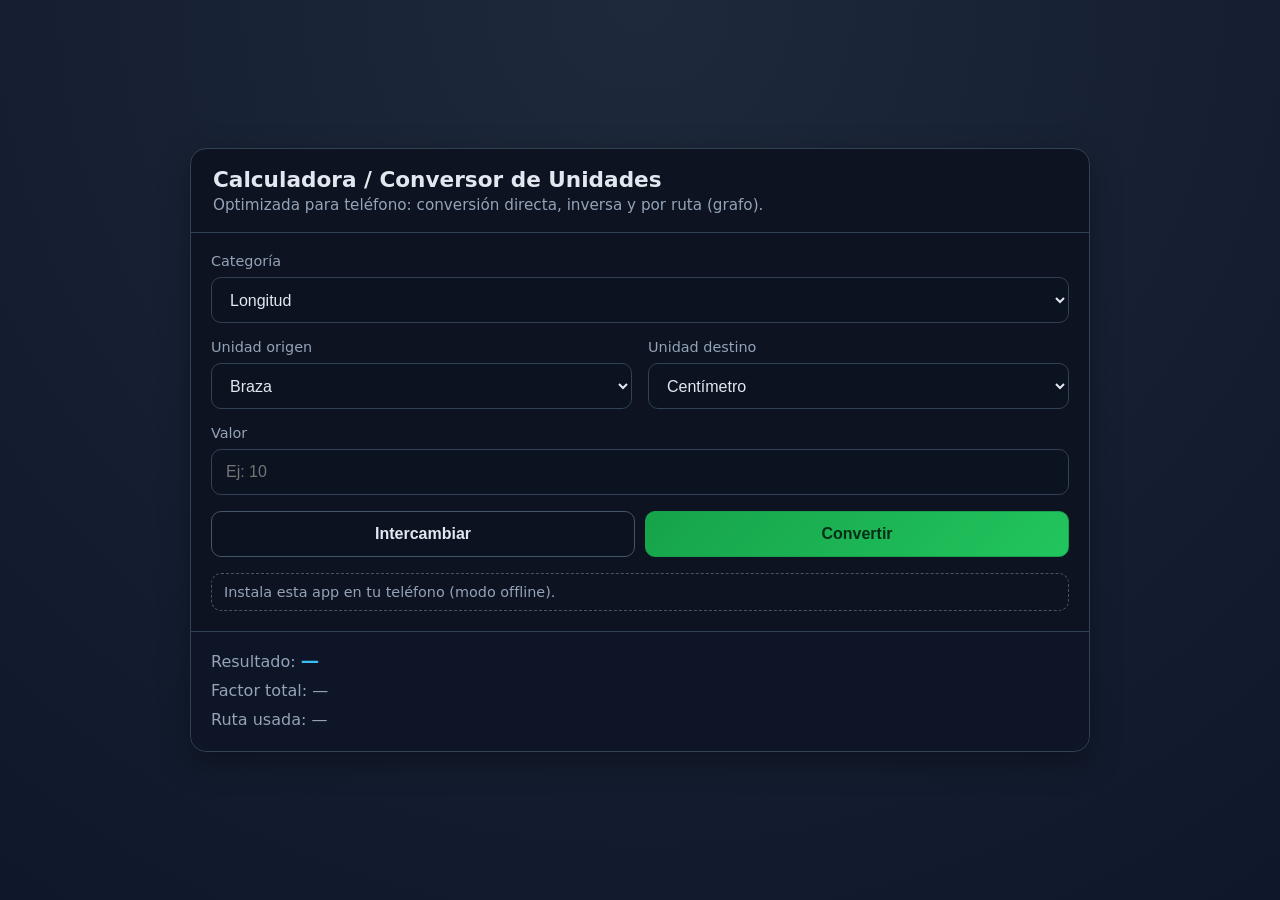
<file: index.html>
<!doctype html>
<html lang="es">
<head>
  <meta charset="UTF-8" />
  <meta name="viewport" content="width=device-width, initial-scale=1.0, viewport-fit=cover" />
  <meta name="theme-color" content="#0f172a" />
  <meta name="apple-mobile-web-app-capable" content="yes" />
  <meta name="apple-mobile-web-app-status-bar-style" content="black-translucent" />
  <link rel="manifest" href="manifest.webmanifest" />
  <link rel="icon" href="assets/icon.svg" type="image/svg+xml" />
  <title>Calculadora / Conversor de Unidades</title>
  <style>
    :root {
      --bg: #0f172a;
      --panel: #111827;
      --muted: #94a3b8;
      --text: #e2e8f0;
      --accent: #22c55e;
      --accent-2: #38bdf8;
      --danger: #f87171;
      --warning: #facc15;
      --border: #334155;
    }

    * { box-sizing: border-box; }

    body {
      margin: 0;
      font-family: Inter, system-ui, -apple-system, Segoe UI, Roboto, Arial, sans-serif;
      color: var(--text);
      background: radial-gradient(circle at top, #1e293b, var(--bg));
      min-height: 100dvh;
      display: grid;
      place-items: center;
      padding: 14px;
      padding-left: max(14px, env(safe-area-inset-left));
      padding-right: max(14px, env(safe-area-inset-right));
      padding-top: max(14px, env(safe-area-inset-top));
      padding-bottom: max(14px, env(safe-area-inset-bottom));
    }

    .app {
      width: min(900px, 100%);
      background: color-mix(in oklab, var(--panel) 90%, black 10%);
      border: 1px solid var(--border);
      border-radius: 16px;
      box-shadow: 0 10px 30px rgba(0,0,0,.35);
      overflow: hidden;
    }

    .header {
      padding: 18px 22px;
      border-bottom: 1px solid var(--border);
      display: flex;
      flex-direction: column;
      gap: 4px;
    }

    h1 {
      margin: 0;
      font-size: clamp(1.1rem, 2.4vw, 1.35rem);
    }

    .sub {
      margin: 0;
      color: var(--muted);
      font-size: .95rem;
    }

    .content {
      padding: 20px;
      display: grid;
      grid-template-columns: repeat(2, minmax(0, 1fr));
      gap: 16px;
    }

    .full { grid-column: 1 / -1; }

    .field {
      display: flex;
      flex-direction: column;
      gap: 8px;
    }

    label {
      font-size: .9rem;
      color: var(--muted);
    }

    select, input, button {
      border-radius: 10px;
      border: 1px solid var(--border);
      background: #0b1220;
      color: var(--text);
      padding: 12px 14px;
      font-size: 1rem;
      min-height: 46px;
    }

    button {
      cursor: pointer;
      transition: .2s ease;
      font-weight: 600;
    }

    .btn-primary {
      background: linear-gradient(135deg, #16a34a, var(--accent));
      border-color: #16a34a;
      color: #052e16;
    }

    .btn-secondary {
      background: #0b1220;
      border-color: #475569;
      color: var(--text);
    }

    button:hover { filter: brightness(1.08); }

    .row {
      display: flex;
      gap: 10px;
      flex-wrap: wrap;
    }

    .row button {
      flex: 1 1 180px;
    }

    .result {
      border-top: 1px solid var(--border);
      background: rgba(15, 23, 42, .6);
      padding: 18px 20px 22px;
      display: grid;
      gap: 10px;
    }

    .result-item { color: var(--muted); }

    .value {
      color: var(--accent-2);
      font-weight: 700;
      font-size: 1.15rem;
    }

    .msg {
      padding: 10px 12px;
      border-radius: 10px;
      font-size: .95rem;
      border: 1px solid transparent;
      display: none;
    }

    .msg.show { display: block; }

    .install-box {
      display: flex;
      justify-content: space-between;
      align-items: center;
      gap: 10px;
      padding: 10px 12px;
      border: 1px dashed #475569;
      border-radius: 10px;
      color: var(--muted);
      font-size: .9rem;
    }

    #installBtn[hidden] { display: none; }
    .msg.error {
      color: #fecaca;
      background: rgba(127, 29, 29, .35);
      border-color: #7f1d1d;
    }
    .msg.warning {
      color: #fef08a;
      background: rgba(113, 63, 18, .35);
      border-color: #854d0e;
    }

    @media (max-width: 700px) {
      body { padding: 0; }
      .app {
        min-height: 100dvh;
        border-radius: 0;
        border-left: 0;
        border-right: 0;
      }
      .content { grid-template-columns: 1fr; padding: 16px; }
      .header { padding: 16px; }
      .result {
        position: sticky;
        bottom: 0;
        padding-bottom: calc(16px + env(safe-area-inset-bottom));
        background: rgba(15, 23, 42, .95);
        backdrop-filter: blur(5px);
      }
      .row {
        position: sticky;
        bottom: 8px;
        z-index: 2;
        background: linear-gradient(to top, rgba(15, 23, 42, 0.95), rgba(15, 23, 42, 0.65));
        padding-top: 8px;
      }
      .row button {
        flex: 1 1 calc(50% - 5px);
      }
    }
  </style>
</head>
<body>
  <main class="app">
    <header class="header">
      <h1>Calculadora / Conversor de Unidades</h1>
      <p class="sub">Optimizada para teléfono: conversión directa, inversa y por ruta (grafo).</p>
    </header>

    <section class="content">
      <div class="field full">
        <label for="category">Categoría</label>
        <select id="category"></select>
      </div>

      <div class="field">
        <label for="fromUnit">Unidad origen</label>
        <select id="fromUnit"></select>
      </div>

      <div class="field">
        <label for="toUnit">Unidad destino</label>
        <select id="toUnit"></select>
      </div>

      <div class="field full">
        <label for="value">Valor</label>
        <input id="value" type="number" step="any" min="0" inputmode="decimal" placeholder="Ej: 10" />
      </div>

      <div class="row full">
        <button id="swapBtn" class="btn-secondary" type="button">Intercambiar</button>
        <button id="convertBtn" class="btn-primary" type="button">Convertir</button>
      </div>

      <div id="errorMsg" class="msg error full"></div>
      <div id="warningMsg" class="msg warning full"></div>

      <div class="install-box full">
        <span>Instala esta app en tu teléfono (modo offline).</span>
        <button id="installBtn" class="btn-secondary" type="button" hidden>Instalar app</button>
      </div>
    </section>

    <section class="result">
      <div class="result-item">Resultado: <span id="result" class="value">—</span></div>
      <div class="result-item">Factor total: <span id="factor">—</span></div>
      <div class="result-item">Ruta usada: <span id="path">—</span></div>
    </section>
  </main>

  <script>
    const CONVERSIONS = [
      {"category":"Masa (peso)","from_unit":"Anega o fanega","to_unit":"Libras","multiplier":800,"to_abbrev":"lb"},
      {"category":"Masa (peso)","from_unit":"Anega o fanega","to_unit":"Libras","multiplier":600,"to_abbrev":"lb"},
      {"category":"Masa (peso)","from_unit":"Arroba","to_unit":"Libras","multiplier":25,"to_abbrev":"lb"},
      {"category":"Masa (peso)","from_unit":"Saco","to_unit":"Libras","multiplier":200,"to_abbrev":"lb"},
      {"category":"Masa (peso)","from_unit":"Carga de 200 libras","to_unit":"Libras","multiplier":200,"to_abbrev":"lb"},
      {"category":"Masa (peso)","from_unit":"Quintal","to_unit":"Libras","multiplier":100,"to_abbrev":"lb"},
      {"category":"Masa (peso)","from_unit":"Kilogramo","to_unit":"Libras","multiplier":2.20462,"to_abbrev":"lb"},
      {"category":"Masa (peso)","from_unit":"Libra","to_unit":"Kilogramo","multiplier":0.453592,"to_abbrev":"kg"},
      {"category":"Masa (peso)","from_unit":"Docena de unidades","to_unit":"Unidades","multiplier":12,"to_abbrev":"u"},
      {"category":"Masa (peso)","from_unit":"Media docena de unidades","to_unit":"Unidades","multiplier":6,"to_abbrev":"u"},
      {"category":"Masa (peso)","from_unit":"Centena de unidades","to_unit":"Unidades","multiplier":100,"to_abbrev":"u"},
      {"category":"Masa (peso)","from_unit":"Millares","to_unit":"Unidades","multiplier":1000,"to_abbrev":"u"},
      {"category":"Masa (peso)","from_unit":"Tonelada","to_unit":"Kilogramo","multiplier":1000,"to_abbrev":"kg"},
      {"category":"Masa (peso)","from_unit":"Gram","to_unit":"Kilogramo","multiplier":0.001,"to_abbrev":"kg"},
      {"category":"Masa (peso)","from_unit":"Onza","to_unit":"Libras","multiplier":0.0625,"to_abbrev":"lb"},
      {"category":"Masa (peso)","from_unit":"Quintal métrico","to_unit":"Kilogramo","multiplier":100,"to_abbrev":"kg"},
      {"category":"Masa (peso)","from_unit":"Tonelada métrica","to_unit":"Kilogramo","multiplier":1000,"to_abbrev":"kg"},
      {"category":"Masa (peso)","from_unit":"Kilogramo","to_unit":"Onzas","multiplier":35.27396194958041,"to_abbrev":"oz"},
      {"category":"Masa (peso)","from_unit":"Libras","to_unit":"Onzas","multiplier":16,"to_abbrev":"oz"},
      {"category":"Longitud","from_unit":"Centímetro","to_unit":"Centímetros","multiplier":1,"to_abbrev":"cm"},
      {"category":"Longitud","from_unit":"Pulgada","to_unit":"Centímetros","multiplier":2.54,"to_abbrev":"cm"},
      {"category":"Longitud","from_unit":"Pie","to_unit":"Centímetros","multiplier":30.48,"to_abbrev":"cm"},
      {"category":"Longitud","from_unit":"Yarda","to_unit":"Centímetros","multiplier":91.44,"to_abbrev":"cm"},
      {"category":"Longitud","from_unit":"Metro","to_unit":"Centímetros","multiplier":100,"to_abbrev":"cm"},
      {"category":"Longitud","from_unit":"Kilómetro","to_unit":"Metro","multiplier":1000,"to_abbrev":"m"},
      {"category":"Longitud","from_unit":"Milla","to_unit":"Metro","multiplier":1609.344,"to_abbrev":"m"},
      {"category":"Longitud","from_unit":"Vara","to_unit":"Metro","multiplier":0.835905,"to_abbrev":"m"},
      {"category":"Longitud","from_unit":"Braza","to_unit":"Metro","multiplier":1.67181,"to_abbrev":"m"},
      {"category":"Longitud","from_unit":"Legua","to_unit":"Metro","multiplier":5000,"to_abbrev":"m"},
      {"category":"Superficie","from_unit":"Metro cuadrado","to_unit":"Metro cuadrado","multiplier":1,"to_abbrev":"m2"},
      {"category":"Superficie","from_unit":"Kilómetro cuadrado","to_unit":"Metro cuadrado","multiplier":1000000,"to_abbrev":"m2"},
      {"category":"Superficie","from_unit":"Hectárea","to_unit":"Metro cuadrado","multiplier":10000,"to_abbrev":"m2"},
      {"category":"Superficie","from_unit":"Manzana","to_unit":"Metro cuadrado","multiplier":6988.96,"to_abbrev":"m2"},
      {"category":"Superficie","from_unit":"Tarea","to_unit":"Metro cuadrado","multiplier":435.6,"to_abbrev":"m2"},
      {"category":"Superficie","from_unit":"Acre","to_unit":"Metro cuadrado","multiplier":4046.8564224,"to_abbrev":"m2"},
      {"category":"Superficie","from_unit":"Vara cuadrada","to_unit":"Metro cuadrado","multiplier":0.698896,"to_abbrev":"m2"},
      {"category":"Superficie","from_unit":"Pie cuadrado","to_unit":"Metro cuadrado","multiplier":0.09290304,"to_abbrev":"m2"},
      {"category":"Superficie","from_unit":"Pulgada cuadrada","to_unit":"Metro cuadrado","multiplier":0.00064516,"to_abbrev":"m2"},
      {"category":"Superficie","from_unit":"Yarda cuadrada","to_unit":"Metro cuadrado","multiplier":0.83612736,"to_abbrev":"m2"},
      {"category":"Superficie","from_unit":"Millas cuadradas","to_unit":"Metro cuadrado","multiplier":2589988.110336,"to_abbrev":"m2"},
      {"category":"Superficie","from_unit":"Centímetro cuadrado","to_unit":"Metro cuadrado","multiplier":0.0001,"to_abbrev":"m2"},
      {"category":"Superficie","from_unit":"Milímetro cuadrado","to_unit":"Metro cuadrado","multiplier":0.000001,"to_abbrev":"m2"},
      {"category":"Volumen","from_unit":"Galón","to_unit":"Botellas","multiplier":4,"to_abbrev":"bot"},
      {"category":"Volumen","from_unit":"Litro","to_unit":"Botellas","multiplier":1,"to_abbrev":"bot"},
      {"category":"Volumen","from_unit":"Mililitro","to_unit":"Botellas","multiplier":0.001,"to_abbrev":"bot"},
      {"category":"Volumen","from_unit":"Metro cúbico","to_unit":"Botellas","multiplier":1000,"to_abbrev":"bot"},
      {"category":"Unidad","from_unit":"Docena","to_unit":"Unidades","multiplier":12,"to_abbrev":"u"},
      {"category":"Unidad","from_unit":"Media docena","to_unit":"Unidades","multiplier":6,"to_abbrev":"u"},
      {"category":"Unidad","from_unit":"Centena","to_unit":"Unidades","multiplier":100,"to_abbrev":"u"},
      {"category":"Masa (peso) miel","from_unit":"Litro","to_unit":"Libras","multiplier":3.2,"to_abbrev":"lb"},
      {"category":"Masa (peso) miel","from_unit":"Galón","to_unit":"Libras","multiplier":12.8,"to_abbrev":"lb"},
      {"category":"Masa (peso) miel","from_unit":"Cuarto de galón","to_unit":"Libras","multiplier":3.2,"to_abbrev":"lb"},
      {"category":"Masa (peso) miel","from_unit":"Botella","to_unit":"Libras","multiplier":3.2,"to_abbrev":"lb"},
      {"category":"Masa (peso) miel","from_unit":"Media botella","to_unit":"Libras","multiplier":1.6,"to_abbrev":"lb"},
      {"category":"Masa (peso) miel","from_unit":"Cuarto de botella","to_unit":"Libras","multiplier":0.8,"to_abbrev":"lb"},
      {"category":"Masa (peso) miel","from_unit":"Quintal","to_unit":"Libras","multiplier":100,"to_abbrev":"lb"},
      {"category":"Masa (peso) miel","from_unit":"Arroba","to_unit":"Libras","multiplier":25,"to_abbrev":"lb"},
      {"category":"Masa (peso) miel","from_unit":"Libra","to_unit":"Libras","multiplier":1,"to_abbrev":"lb"},
      {"category":"Masa (peso) miel","from_unit":"Kilogramo","to_unit":"Libras","multiplier":2.20462,"to_abbrev":"lb"},
      {"category":"Masa (peso) miel","from_unit":"Onza","to_unit":"Libras","multiplier":0.0625,"to_abbrev":"lb"}
    ];

    function getCategoryRules(category, rules) {
      return rules.filter(r => r.category === category);
    }

    function findDuplicates(categoryRules, fromUnit, toUnit) {
      return categoryRules.filter(r => r.from_unit === fromUnit && r.to_unit === toUnit);
    }

    function buildGraph(categoryRules) {
      const graph = new Map();

      function addEdge(from, to, factor) {
        if (!graph.has(from)) graph.set(from, []);
        graph.get(from).push({ to, factor });
      }

      for (const rule of categoryRules) {
        addEdge(rule.from_unit, rule.to_unit, rule.multiplier);
        addEdge(rule.to_unit, rule.from_unit, 1 / rule.multiplier);
      }

      return graph;
    }

    function bfsFactor(graph, start, end) {
      if (!graph.has(start) || !graph.has(end)) return null;
      const queue = [{ unit: start, factor: 1, path: [start] }];
      const visited = new Set([start]);

      while (queue.length) {
        const current = queue.shift();
        if (current.unit === end) return current;

        for (const edge of graph.get(current.unit) || []) {
          if (visited.has(edge.to)) continue;
          visited.add(edge.to);
          queue.push({
            unit: edge.to,
            factor: current.factor * edge.factor,
            path: [...current.path, edge.to]
          });
        }
      }

      return null;
    }

    function convert(category, value, from_unit, to_unit, rules) {
      if (!category || !from_unit || !to_unit) {
        return { ok: false, error: 'Debe seleccionar categoría y unidades.' };
      }

      if (value === '' || value === null || Number.isNaN(Number(value))) {
        return { ok: false, error: 'Ingrese un valor numérico válido.' };
      }

      const numericValue = Number(value);
      if (numericValue < 0) {
        return { ok: false, error: 'El valor no puede ser negativo.' };
      }

      const categoryRules = getCategoryRules(category, rules);
      if (!categoryRules.length) {
        return { ok: false, error: 'No hay reglas para la categoría seleccionada.' };
      }

      const sameDirection = findDuplicates(categoryRules, from_unit, to_unit);
      if (sameDirection.length > 0) {
        const chosen = sameDirection[0];
        return {
          ok: true,
          result: numericValue * chosen.multiplier,
          factor: chosen.multiplier,
          path_used: [from_unit, to_unit],
          warning: sameDirection.length > 1 ? 'Hay más de una equivalencia para esta conversión' : undefined
        };
      }

      const inverseDirection = findDuplicates(categoryRules, to_unit, from_unit);
      if (inverseDirection.length > 0) {
        const chosen = inverseDirection[0];
        return {
          ok: true,
          result: numericValue * (1 / chosen.multiplier),
          factor: 1 / chosen.multiplier,
          path_used: [from_unit, to_unit],
          warning: inverseDirection.length > 1 ? 'Hay más de una equivalencia para esta conversión' : undefined
        };
      }

      const graph = buildGraph(categoryRules);
      const route = bfsFactor(graph, from_unit, to_unit);

      if (!route) {
        return { ok: false, error: 'No hay conversión disponible entre estas unidades en esta categoría' };
      }

      return {
        ok: true,
        result: numericValue * route.factor,
        factor: route.factor,
        path_used: route.path
      };
    }

    const categoryEl = document.getElementById('category');
    const fromUnitEl = document.getElementById('fromUnit');
    const toUnitEl = document.getElementById('toUnit');
    const valueEl = document.getElementById('value');
    const convertBtn = document.getElementById('convertBtn');
    const swapBtn = document.getElementById('swapBtn');
    const resultEl = document.getElementById('result');
    const factorEl = document.getElementById('factor');
    const pathEl = document.getElementById('path');
    const errorMsgEl = document.getElementById('errorMsg');
    const warningMsgEl = document.getElementById('warningMsg');

    function clearMessages() {
      errorMsgEl.textContent = '';
      warningMsgEl.textContent = '';
      errorMsgEl.classList.remove('show');
      warningMsgEl.classList.remove('show');
    }

    function showError(message) {
      errorMsgEl.textContent = message;
      errorMsgEl.classList.add('show');
    }

    function showWarning(message) {
      warningMsgEl.textContent = message;
      warningMsgEl.classList.add('show');
    }

    function setUnitsForCategory(category) {
      const categoryRules = getCategoryRules(category, CONVERSIONS);
      const units = [...new Set(categoryRules.flatMap(r => [r.from_unit, r.to_unit]))].sort((a, b) => a.localeCompare(b));

      fromUnitEl.innerHTML = '';
      toUnitEl.innerHTML = '';

      for (const unit of units) {
        const optionFrom = new Option(unit, unit);
        const optionTo = new Option(unit, unit);
        fromUnitEl.add(optionFrom);
        toUnitEl.add(optionTo);
      }

      if (units.length > 1) {
        fromUnitEl.value = units[0];
        toUnitEl.value = units[1];
      }
    }

    function formatNumber(n) {
      return Number(n).toLocaleString('es-ES', { maximumFractionDigits: 12 });
    }

    function handleConvert() {
      clearMessages();
      const conversion = convert(
        categoryEl.value,
        valueEl.value,
        fromUnitEl.value,
        toUnitEl.value,
        CONVERSIONS
      );

      if (!conversion.ok) {
        resultEl.textContent = '—';
        factorEl.textContent = '—';
        pathEl.textContent = '—';
        showError(conversion.error || 'Error desconocido.');
        return;
      }

      resultEl.textContent = formatNumber(conversion.result);
      factorEl.textContent = formatNumber(conversion.factor);
      pathEl.textContent = conversion.path_used.join(' -> ');

      if (conversion.warning) showWarning(conversion.warning);
    }


    let deferredInstallPrompt = null;

    window.addEventListener('beforeinstallprompt', (event) => {
      event.preventDefault();
      deferredInstallPrompt = event;
      const btn = document.getElementById('installBtn');
      btn.hidden = false;
    });

    async function handleInstall() {
      if (!deferredInstallPrompt) return;
      deferredInstallPrompt.prompt();
      await deferredInstallPrompt.userChoice;
      deferredInstallPrompt = null;
      document.getElementById('installBtn').hidden = true;
    }

    if ('serviceWorker' in navigator) {
      window.addEventListener('load', () => {
        navigator.serviceWorker.register('./sw.js').catch((err) => {
          console.warn('No se pudo registrar SW', err);
        });
      });
    }

    function init() {
      const categories = [...new Set(CONVERSIONS.map(c => c.category))].sort((a, b) => a.localeCompare(b));
      for (const cat of categories) categoryEl.add(new Option(cat, cat));

      setUnitsForCategory(categoryEl.value);

      categoryEl.addEventListener('change', () => setUnitsForCategory(categoryEl.value));
      convertBtn.addEventListener('click', handleConvert);
      document.getElementById('installBtn').addEventListener('click', handleInstall);

      swapBtn.addEventListener('click', () => {
        const currentFrom = fromUnitEl.value;
        fromUnitEl.value = toUnitEl.value;
        toUnitEl.value = currentFrom;
      });

      // Ejemplos en consola
      console.log('Ejemplo 1:', convert('Longitud', 2, 'Metro', 'Centímetros', CONVERSIONS));
      console.log('Ejemplo 2:', convert('Longitud', 1, 'Kilómetro', 'Centímetros', CONVERSIONS));
      console.log('Ejemplo 3:', convert('Masa (peso)', 5, 'Anega o fanega', 'Libras', CONVERSIONS));
    }

    init();
  </script>
</body>
</html>
</file>
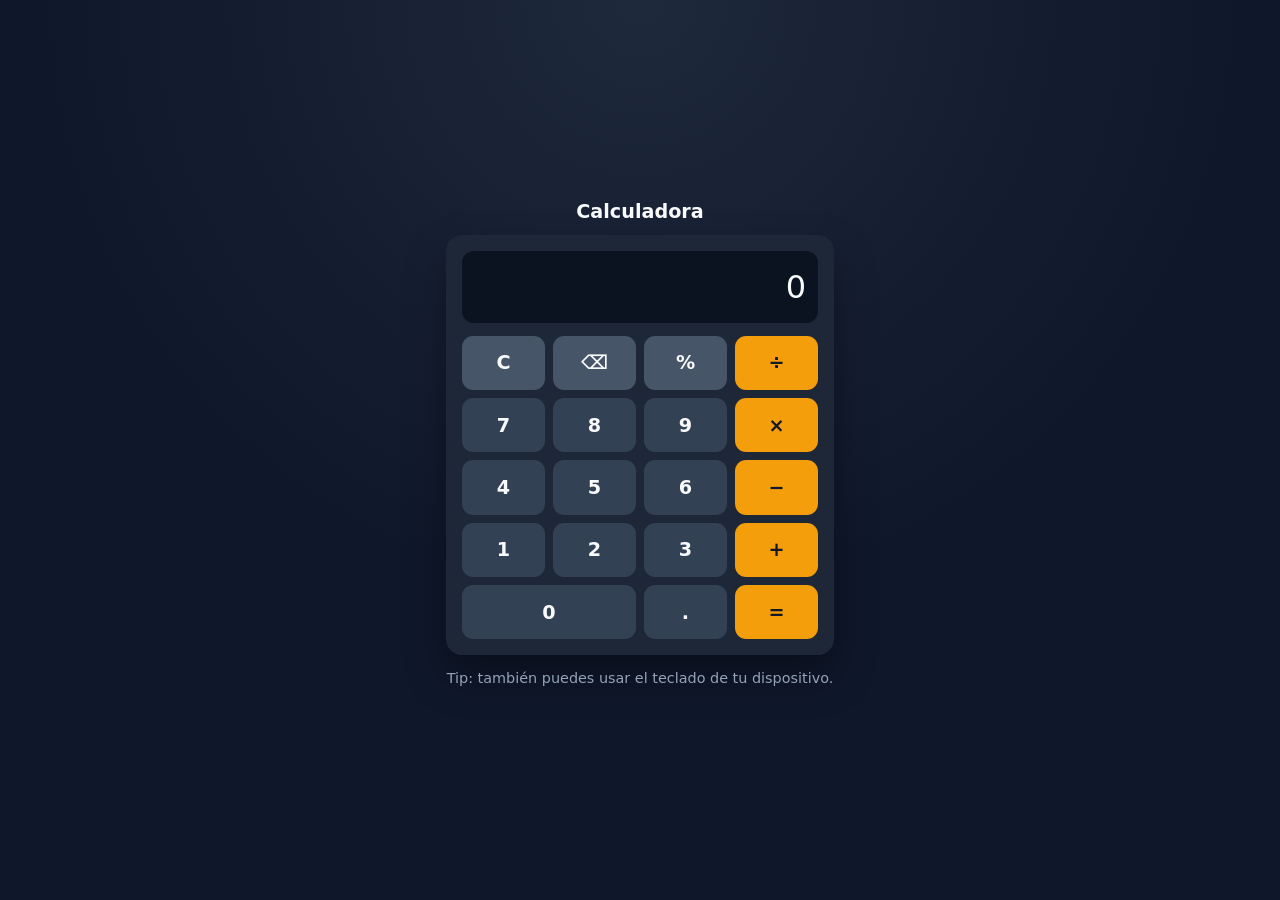
<file: android/app/src/main/assets/www/index.html>
<!doctype html>
<html lang="es">
  <head>
    <meta charset="UTF-8" />
    <meta name="viewport" content="width=device-width, initial-scale=1.0" />
    <meta name="theme-color" content="#1f2937" />
    <title>Calculadora Básica</title>
    <link rel="manifest" href="manifest.webmanifest" />
    <link rel="apple-touch-icon" href="icons/icon-192.svg" />
    <link rel="stylesheet" href="styles.css" />
  </head>
  <body>
    <main class="app">
      <h1>Calculadora</h1>
      <section class="calculator" aria-label="Calculadora básica">
        <output id="display" class="display" aria-live="polite">0</output>
        <div class="keys" role="group" aria-label="Teclado numérico y operaciones">
          <button data-action="clear" class="key key-fn">C</button>
          <button data-action="delete" class="key key-fn">⌫</button>
          <button data-action="percent" class="key key-fn">%</button>
          <button data-action="operator" data-value="/" class="key key-op">÷</button>

          <button data-action="number" data-value="7" class="key">7</button>
          <button data-action="number" data-value="8" class="key">8</button>
          <button data-action="number" data-value="9" class="key">9</button>
          <button data-action="operator" data-value="*" class="key key-op">×</button>

          <button data-action="number" data-value="4" class="key">4</button>
          <button data-action="number" data-value="5" class="key">5</button>
          <button data-action="number" data-value="6" class="key">6</button>
          <button data-action="operator" data-value="-" class="key key-op">−</button>

          <button data-action="number" data-value="1" class="key">1</button>
          <button data-action="number" data-value="2" class="key">2</button>
          <button data-action="number" data-value="3" class="key">3</button>
          <button data-action="operator" data-value="+" class="key key-op">+</button>

          <button data-action="number" data-value="0" class="key key-wide">0</button>
          <button data-action="decimal" class="key">.</button>
          <button data-action="equals" class="key key-op">=</button>
        </div>
      </section>
      <p class="hint">Tip: también puedes usar el teclado de tu dispositivo.</p>
    </main>
    <script src="app.js" defer></script>
  </body>
</html>
</file>
<file: android/app/src/main/assets/www/styles.css>
:root {
  color-scheme: dark;
  --bg: #0f172a;
  --card: #1e293b;
  --text: #f8fafc;
  --muted: #94a3b8;
  --key: #334155;
  --key-op: #f59e0b;
  --key-fn: #475569;
}

* {
  box-sizing: border-box;
  font-family: Inter, system-ui, -apple-system, Segoe UI, Roboto, sans-serif;
}

body {
  margin: 0;
  min-height: 100dvh;
  display: grid;
  place-items: center;
  background: radial-gradient(circle at top, #1e293b 0%, var(--bg) 55%);
  color: var(--text);
}

.app {
  width: min(100%, 420px);
  padding: 1rem;
}

h1 {
  margin: 0 0 0.75rem;
  font-size: 1.2rem;
  font-weight: 700;
  text-align: center;
}

.calculator {
  background: color-mix(in srgb, var(--card) 95%, black);
  border-radius: 1rem;
  padding: 1rem;
  box-shadow: 0 20px 40px rgba(0, 0, 0, 0.35);
}

.display {
  width: 100%;
  min-height: 4.5rem;
  margin-bottom: 0.8rem;
  padding: 0.75rem;
  border-radius: 0.75rem;
  background: #0b1220;
  color: var(--text);
  font-size: 2rem;
  text-align: right;
  display: flex;
  align-items: center;
  justify-content: flex-end;
  overflow-x: auto;
}

.keys {
  display: grid;
  grid-template-columns: repeat(4, 1fr);
  gap: 0.5rem;
}

.key {
  border: none;
  border-radius: 0.7rem;
  min-height: 3.4rem;
  font-size: 1.2rem;
  color: var(--text);
  background: var(--key);
  font-weight: 600;
  cursor: pointer;
}

.key:active {
  transform: scale(0.98);
}

.key-op {
  background: var(--key-op);
  color: #111827;
}

.key-fn {
  background: var(--key-fn);
}

.key-wide {
  grid-column: span 2;
}

.hint {
  text-align: center;
  color: var(--muted);
  font-size: 0.9rem;
}
</file>
